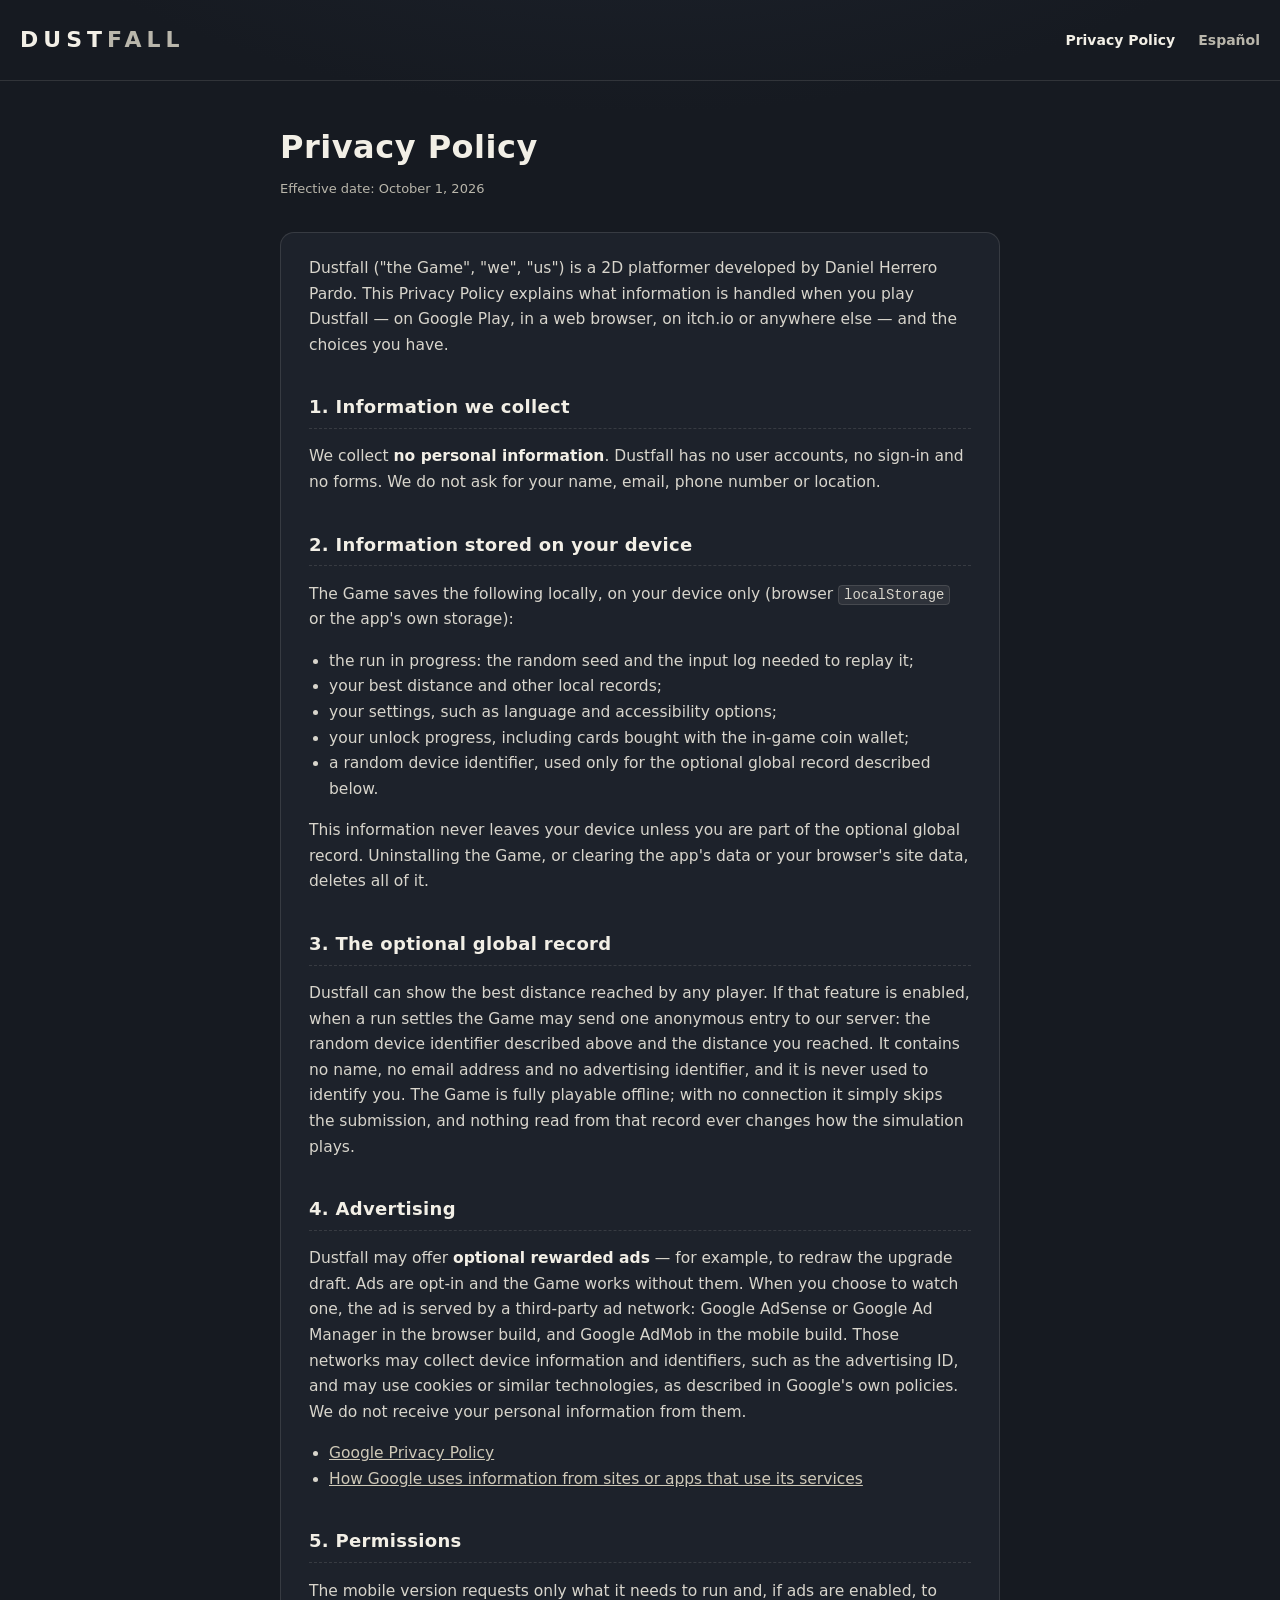
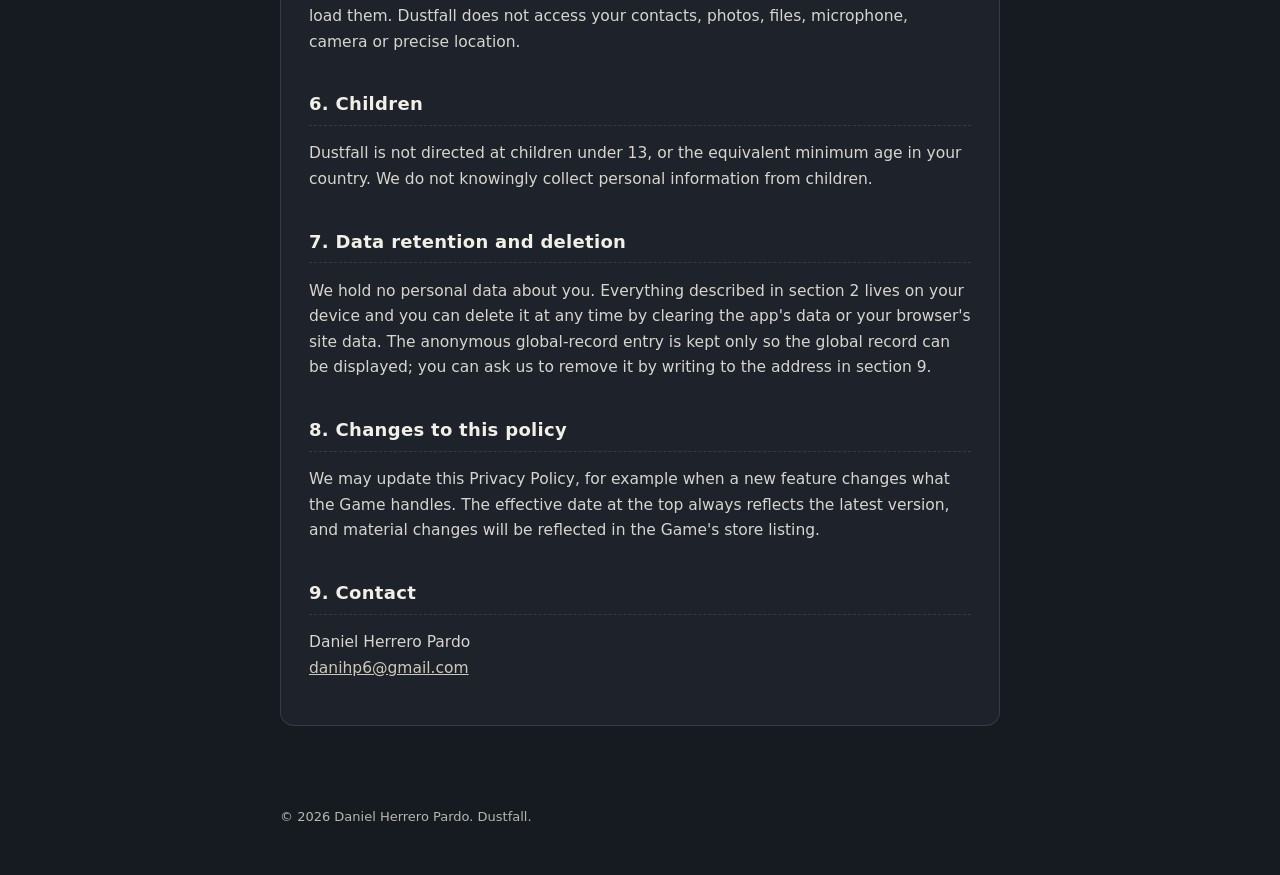
<file: index.html>
<!doctype html>
<html lang="en">
<head>
<meta charset="utf-8">
<meta name="viewport" content="width=device-width, initial-scale=1">
<title>Privacy Policy — Dustfall</title>
<link rel="stylesheet" href="style.css">
</head>
<body>
<header>
  <a class="brand" href="index.html">DUST<span>FALL</span></a>
  <nav>
    <a href="index.html" class="active">Privacy Policy</a>
    <a href="privacidad.html">Español</a>
  </nav>
</header>
<main>
  <h1>Privacy Policy</h1>
  <div class="updated">Effective date: October 1, 2026</div>

  <div class="card">
    <p>
      Dustfall ("the Game", "we", "us") is a 2D platformer developed by
      Daniel Herrero Pardo. This Privacy Policy explains what information is
      handled when you play Dustfall — on Google Play, in a web browser, on
      itch.io or anywhere else — and the choices you have.
    </p>

    <h2>1. Information we collect</h2>
    <p>
      We collect <strong>no personal information</strong>. Dustfall has no user
      accounts, no sign-in and no forms. We do not ask for your name, email,
      phone number or location.
    </p>

    <h2>2. Information stored on your device</h2>
    <p>
      The Game saves the following locally, on your device only (browser
      <code>localStorage</code> or the app's own storage):
    </p>
    <ul>
      <li>the run in progress: the random seed and the input log needed to replay it;</li>
      <li>your best distance and other local records;</li>
      <li>your settings, such as language and accessibility options;</li>
      <li>your unlock progress, including cards bought with the in-game coin wallet;</li>
      <li>a random device identifier, used only for the optional global record described below.</li>
    </ul>
    <p>
      This information never leaves your device unless you are part of the
      optional global record. Uninstalling the Game, or clearing the app's data
      or your browser's site data, deletes all of it.
    </p>

    <h2>3. The optional global record</h2>
    <p>
      Dustfall can show the best distance reached by any player. If that feature
      is enabled, when a run settles the Game may send one anonymous entry to our
      server: the random device identifier described above and the distance you
      reached. It contains no name, no email address and no advertising
      identifier, and it is never used to identify you. The Game is fully
      playable offline; with no connection it simply skips the submission, and
      nothing read from that record ever changes how the simulation plays.
    </p>

    <h2>4. Advertising</h2>
    <p>
      Dustfall may offer <strong>optional rewarded ads</strong> — for example, to
      redraw the upgrade draft. Ads are opt-in and the Game works without them.
      When you choose to watch one, the ad is served by a third-party ad network:
      Google AdSense or Google Ad Manager in the browser build, and Google AdMob
      in the mobile build. Those networks may collect device information and
      identifiers, such as the advertising ID, and may use cookies or similar
      technologies, as described in Google's own policies. We do not receive your
      personal information from them.
    </p>
    <ul>
      <li><a href="https://policies.google.com/privacy" target="_blank" rel="noopener">Google Privacy Policy</a></li>
      <li><a href="https://policies.google.com/technologies/partner-sites" target="_blank" rel="noopener">How Google uses information from sites or apps that use its services</a></li>
    </ul>

    <h2>5. Permissions</h2>
    <p>
      The mobile version requests only what it needs to run and, if ads are
      enabled, to load them. Dustfall does not access your contacts, photos,
      files, microphone, camera or precise location.
    </p>

    <h2>6. Children</h2>
    <p>
      Dustfall is not directed at children under 13, or the equivalent minimum
      age in your country. We do not knowingly collect personal information from
      children.
    </p>

    <h2>7. Data retention and deletion</h2>
    <p>
      We hold no personal data about you. Everything described in section 2 lives
      on your device and you can delete it at any time by clearing the app's data
      or your browser's site data. The anonymous global-record entry is kept only
      so the global record can be displayed; you can ask us to remove it by
      writing to the address in section 9.
    </p>

    <h2>8. Changes to this policy</h2>
    <p>
      We may update this Privacy Policy, for example when a new feature changes
      what the Game handles. The effective date at the top always reflects the
      latest version, and material changes will be reflected in the Game's store
      listing.
    </p>

    <h2>9. Contact</h2>
    <p>
      Daniel Herrero Pardo<br>
      <a href="mailto:danihp6@gmail.com">danihp6@gmail.com</a>
    </p>
  </div>
</main>
<footer>&copy; 2026 Daniel Herrero Pardo. Dustfall.</footer>
</body>
</html>
</file>
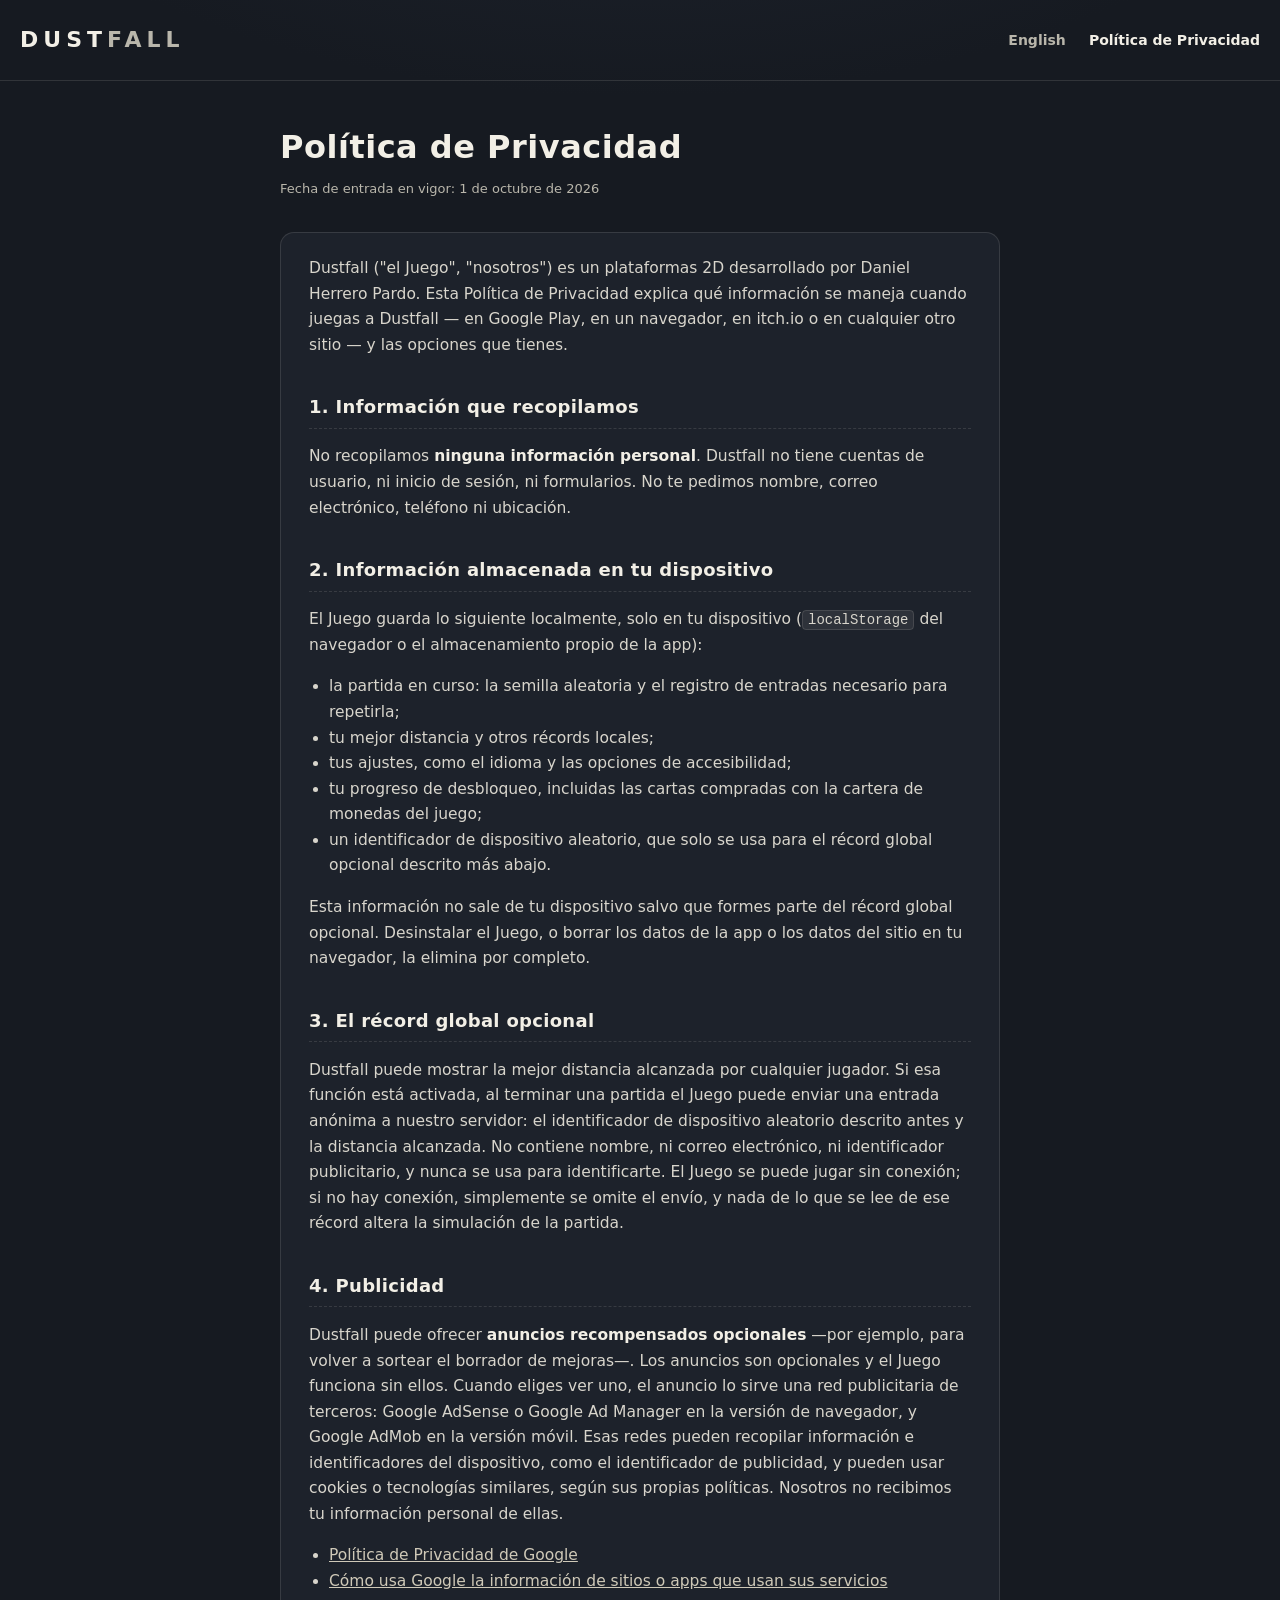
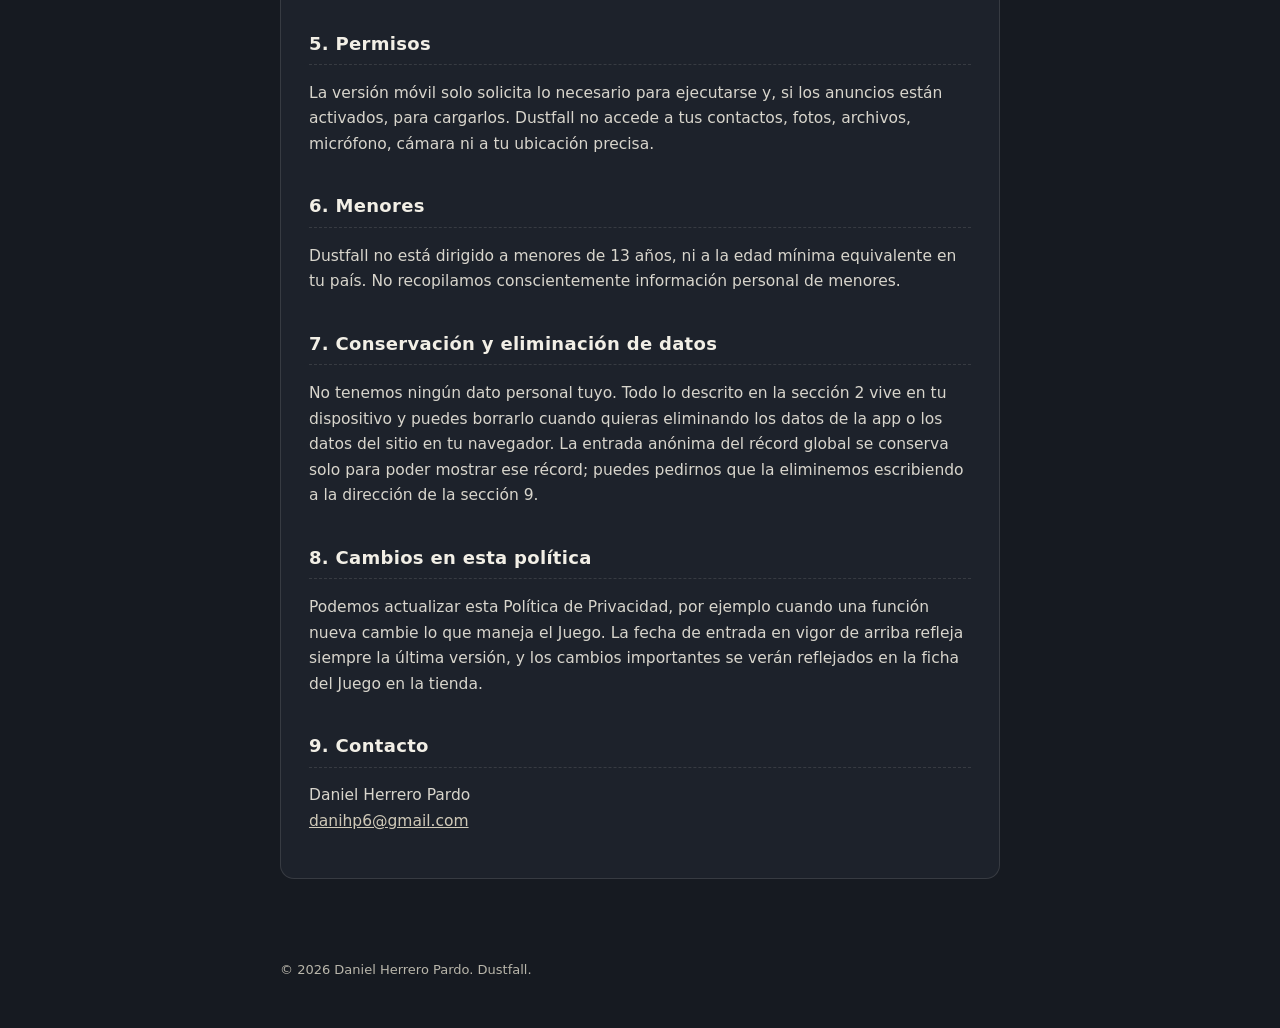
<file: privacidad.html>
<!doctype html>
<html lang="es">
<head>
<meta charset="utf-8">
<meta name="viewport" content="width=device-width, initial-scale=1">
<title>Política de Privacidad — Dustfall</title>
<link rel="stylesheet" href="style.css">
</head>
<body>
<header>
  <a class="brand" href="index.html">DUST<span>FALL</span></a>
  <nav>
    <a href="index.html">English</a>
    <a href="privacidad.html" class="active">Política de Privacidad</a>
  </nav>
</header>
<main>
  <h1>Política de Privacidad</h1>
  <div class="updated">Fecha de entrada en vigor: 1 de octubre de 2026</div>

  <div class="card">
    <p>
      Dustfall ("el Juego", "nosotros") es un plataformas 2D desarrollado por
      Daniel Herrero Pardo. Esta Política de Privacidad explica qué información
      se maneja cuando juegas a Dustfall — en Google Play, en un navegador, en
      itch.io o en cualquier otro sitio — y las opciones que tienes.
    </p>

    <h2>1. Información que recopilamos</h2>
    <p>
      No recopilamos <strong>ninguna información personal</strong>. Dustfall no
      tiene cuentas de usuario, ni inicio de sesión, ni formularios. No te
      pedimos nombre, correo electrónico, teléfono ni ubicación.
    </p>

    <h2>2. Información almacenada en tu dispositivo</h2>
    <p>
      El Juego guarda lo siguiente localmente, solo en tu dispositivo
      (<code>localStorage</code> del navegador o el almacenamiento propio de la
      app):
    </p>
    <ul>
      <li>la partida en curso: la semilla aleatoria y el registro de entradas necesario para repetirla;</li>
      <li>tu mejor distancia y otros récords locales;</li>
      <li>tus ajustes, como el idioma y las opciones de accesibilidad;</li>
      <li>tu progreso de desbloqueo, incluidas las cartas compradas con la cartera de monedas del juego;</li>
      <li>un identificador de dispositivo aleatorio, que solo se usa para el récord global opcional descrito más abajo.</li>
    </ul>
    <p>
      Esta información no sale de tu dispositivo salvo que formes parte del
      récord global opcional. Desinstalar el Juego, o borrar los datos de la app
      o los datos del sitio en tu navegador, la elimina por completo.
    </p>

    <h2>3. El récord global opcional</h2>
    <p>
      Dustfall puede mostrar la mejor distancia alcanzada por cualquier jugador.
      Si esa función está activada, al terminar una partida el Juego puede enviar
      una entrada anónima a nuestro servidor: el identificador de dispositivo
      aleatorio descrito antes y la distancia alcanzada. No contiene nombre, ni
      correo electrónico, ni identificador publicitario, y nunca se usa para
      identificarte. El Juego se puede jugar sin conexión; si no hay conexión,
      simplemente se omite el envío, y nada de lo que se lee de ese récord altera
      la simulación de la partida.
    </p>

    <h2>4. Publicidad</h2>
    <p>
      Dustfall puede ofrecer <strong>anuncios recompensados opcionales</strong>
      —por ejemplo, para volver a sortear el borrador de mejoras—. Los anuncios
      son opcionales y el Juego funciona sin ellos. Cuando eliges ver uno, el
      anuncio lo sirve una red publicitaria de terceros: Google AdSense o Google
      Ad Manager en la versión de navegador, y Google AdMob en la versión móvil.
      Esas redes pueden recopilar información e identificadores del dispositivo,
      como el identificador de publicidad, y pueden usar cookies o tecnologías
      similares, según sus propias políticas. Nosotros no recibimos tu
      información personal de ellas.
    </p>
    <ul>
      <li><a href="https://policies.google.com/privacy?hl=es" target="_blank" rel="noopener">Política de Privacidad de Google</a></li>
      <li><a href="https://policies.google.com/technologies/partner-sites?hl=es" target="_blank" rel="noopener">Cómo usa Google la información de sitios o apps que usan sus servicios</a></li>
    </ul>

    <h2>5. Permisos</h2>
    <p>
      La versión móvil solo solicita lo necesario para ejecutarse y, si los
      anuncios están activados, para cargarlos. Dustfall no accede a tus
      contactos, fotos, archivos, micrófono, cámara ni a tu ubicación precisa.
    </p>

    <h2>6. Menores</h2>
    <p>
      Dustfall no está dirigido a menores de 13 años, ni a la edad mínima
      equivalente en tu país. No recopilamos conscientemente información personal
      de menores.
    </p>

    <h2>7. Conservación y eliminación de datos</h2>
    <p>
      No tenemos ningún dato personal tuyo. Todo lo descrito en la sección 2 vive
      en tu dispositivo y puedes borrarlo cuando quieras eliminando los datos de
      la app o los datos del sitio en tu navegador. La entrada anónima del récord
      global se conserva solo para poder mostrar ese récord; puedes pedirnos que
      la eliminemos escribiendo a la dirección de la sección 9.
    </p>

    <h2>8. Cambios en esta política</h2>
    <p>
      Podemos actualizar esta Política de Privacidad, por ejemplo cuando una
      función nueva cambie lo que maneja el Juego. La fecha de entrada en vigor de
      arriba refleja siempre la última versión, y los cambios importantes se
      verán reflejados en la ficha del Juego en la tienda.
    </p>

    <h2>9. Contacto</h2>
    <p>
      Daniel Herrero Pardo<br>
      <a href="mailto:danihp6@gmail.com">danihp6@gmail.com</a>
    </p>
  </div>
</main>
<footer>&copy; 2026 Daniel Herrero Pardo. Dustfall.</footer>
</body>
</html>
</file>
<file: style.css>
:root{
  --slate:#161a21;
  --slate-2:#1d222b;
  --frame:#0f1218;
  --chalk:#f2efe6;
  --chalk-dim:#b9b6ab;
  --dust:#cfc9b8;
  --line:rgba(242,239,230,0.12);
}
*{box-sizing:border-box}
body{
  margin:0;
  background:
    radial-gradient(1200px 600px at 50% -10%, #1f2530 0%, transparent 60%),
    var(--slate);
  color:var(--chalk);
  font-family:'Segoe UI',system-ui,-apple-system,Roboto,Arial,sans-serif;
  line-height:1.65;
}
a{color:var(--dust)}
code{
  background:rgba(242,239,230,0.08);
  border:1px solid var(--line);
  border-radius:4px;
  padding:1px 5px;
  font-size:0.9em;
}
header{
  padding:22px 20px;
  border-bottom:1px solid var(--line);
  display:flex;
  align-items:center;
  justify-content:space-between;
  flex-wrap:wrap;
  gap:12px;
}
.brand{
  font-weight:800;
  font-size:22px;
  letter-spacing:5px;
  text-decoration:none;
  color:var(--chalk);
}
.brand span{color:var(--chalk-dim)}
nav a{
  color:var(--chalk-dim);
  text-decoration:none;
  margin-left:18px;
  font-size:14px;
  font-weight:600;
}
nav a:hover,nav a.active{color:var(--chalk)}
main{
  max-width:760px;
  margin:0 auto;
  padding:40px 20px 80px;
}
h1{
  font-size:32px;
  letter-spacing:0.5px;
  margin:0 0 4px;
  font-weight:700;
}
.updated{color:var(--chalk-dim);font-size:13px;margin-bottom:32px}
h2{
  font-size:18px;
  letter-spacing:0.3px;
  margin-top:34px;
  margin-bottom:8px;
  color:var(--chalk);
  border-bottom:1px dashed var(--line);
  padding-bottom:6px;
}
p,li{color:#d8d5cc;font-size:15.5px}
ul{padding-left:20px}
strong{color:var(--chalk)}
.card{
  background:var(--slate-2);
  border:1px solid var(--line);
  border-radius:14px;
  padding:8px 28px 28px;
}
footer{
  max-width:760px;
  margin:0 auto;
  padding:0 20px 48px;
  color:var(--chalk-dim);
  font-size:13px;
}
@media (max-width:520px){
  h1{font-size:26px}
  .card{padding:4px 18px 22px}
}
</file>
